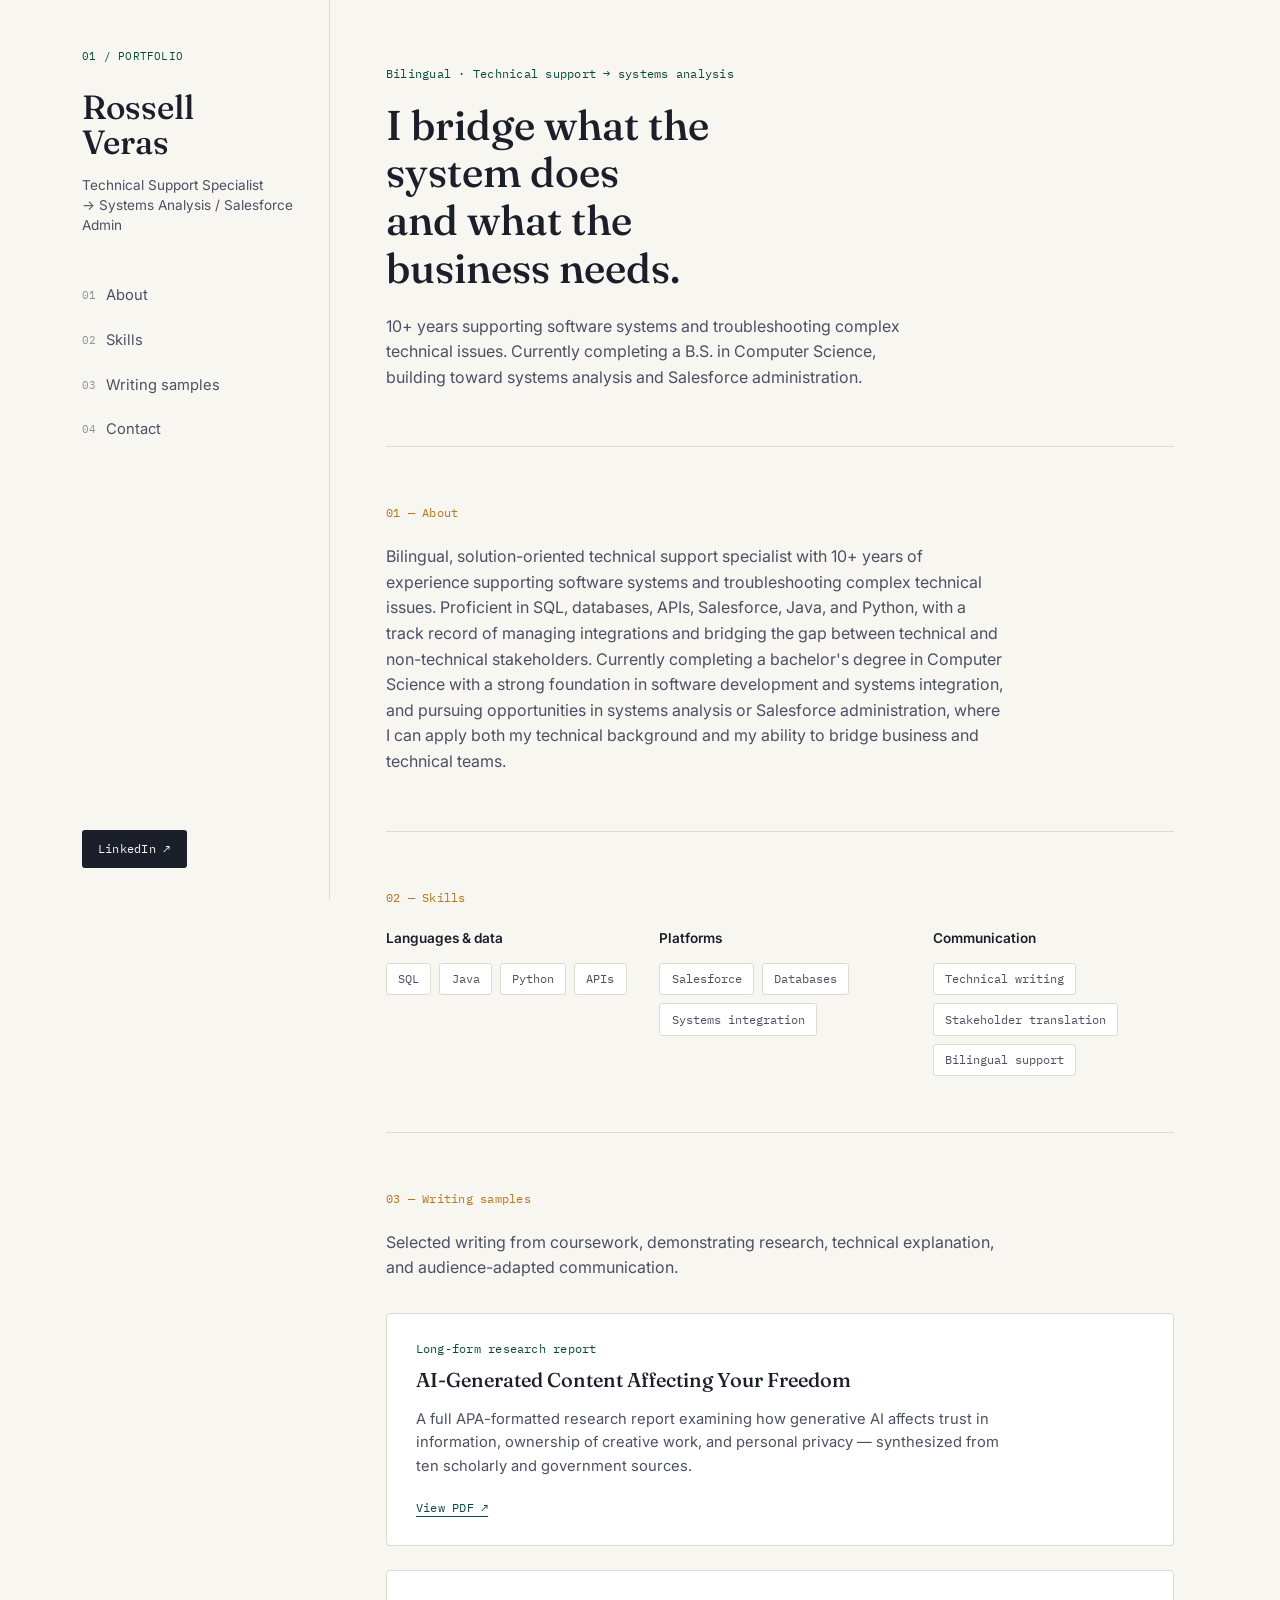
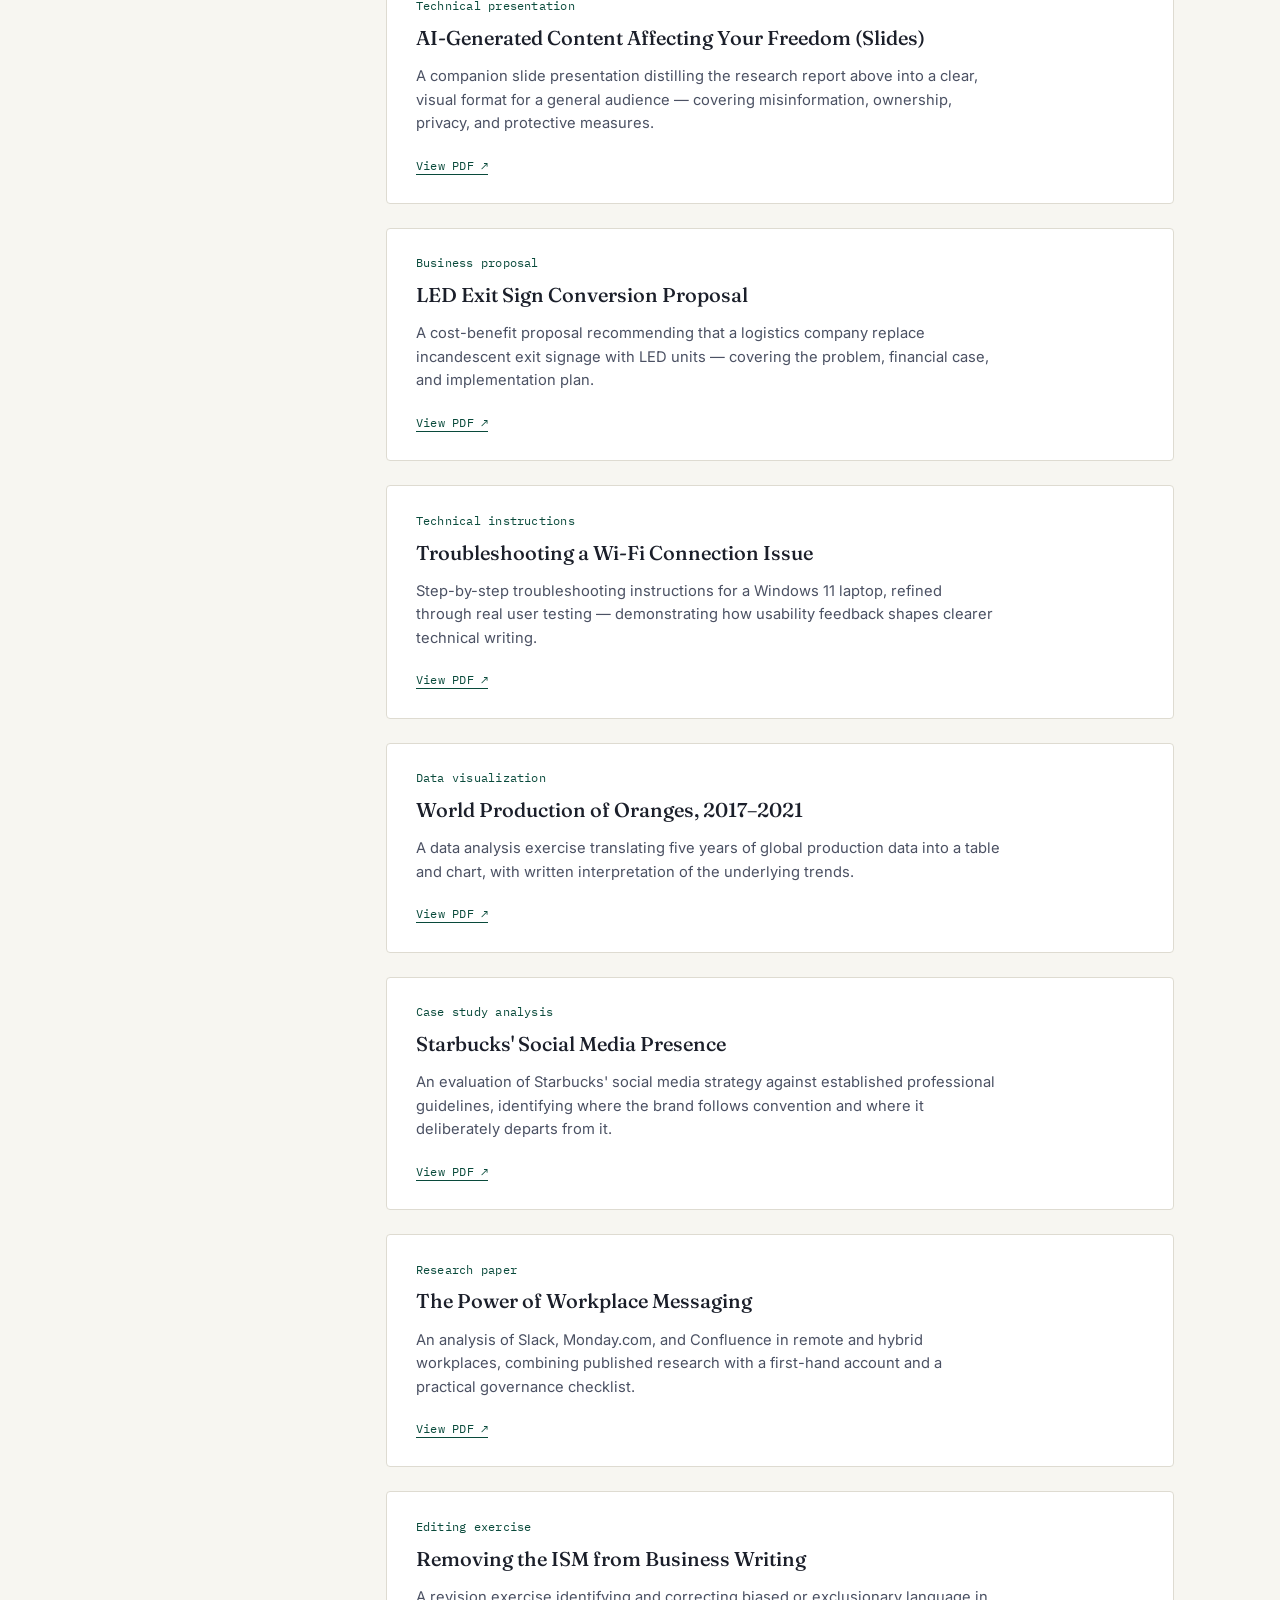
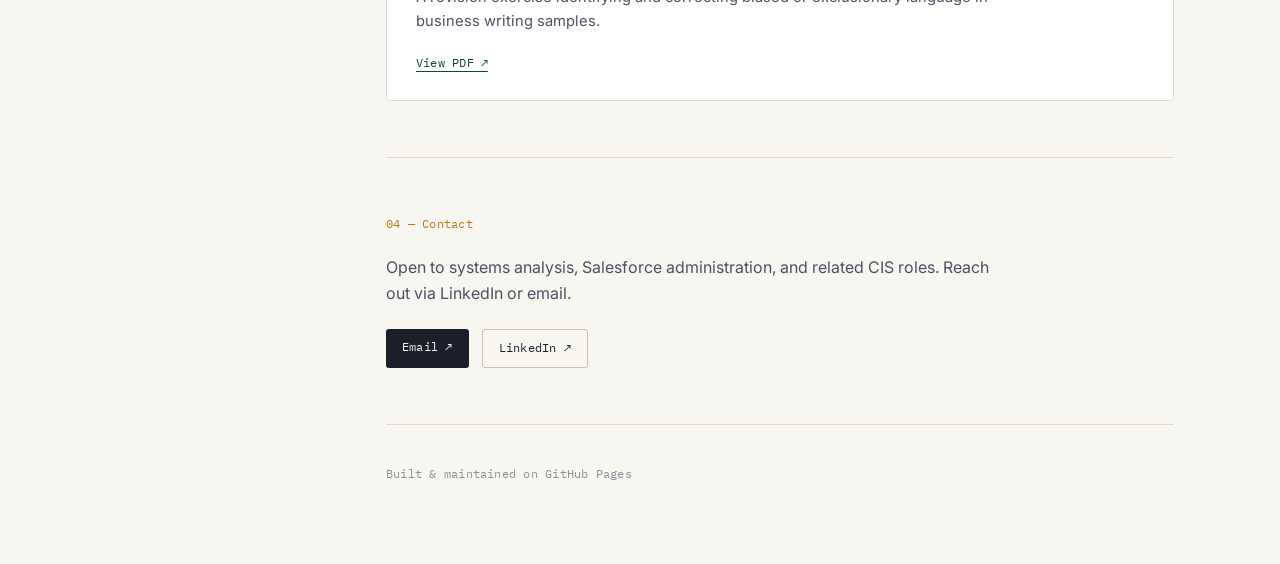
<file: index.html>
<!DOCTYPE html>
<html lang="en">
<head>
<meta charset="UTF-8">
<meta name="viewport" content="width=device-width, initial-scale=1.0">
<title>Rossell Veras — Technical Writing &amp; Systems Portfolio</title>
<meta name="description" content="Technical writing and systems analysis portfolio of Rossell Veras.">
<link rel="preconnect" href="https://fonts.googleapis.com">
<link rel="preconnect" href="https://fonts.gstatic.com" crossorigin>
<link href="https://fonts.googleapis.com/css2?family=Fraunces:opsz,wght@9..144,400;9..144,500;9..144,600&family=Inter:wght@400;500;600&family=IBM+Plex+Mono:wght@400;500&display=swap" rel="stylesheet">
<link rel="stylesheet" href="styles.css">
</head>
<body>

<div class="frame">

  <aside class="sidebar">
    <div class="sidebar-top">
      <p class="mono tag">01 / PORTFOLIO</p>
      <h1 class="name">Rossell<br>Veras</h1>
      <p class="role">Technical Support Specialist<br>→ Systems Analysis / Salesforce Admin</p>
    </div>

    <nav class="sidebar-nav">
      <a href="#about"><span class="mono num">01</span>About</a>
      <a href="#skills"><span class="mono num">02</span>Skills</a>
      <a href="#writing"><span class="mono num">03</span>Writing samples</a>
      <a href="#contact"><span class="mono num">04</span>Contact</a>
    </nav>

    <div class="sidebar-bottom">
      <a class="mono pill" href="https://www.linkedin.com/in/rossell-veras" target="_blank" rel="noopener">LinkedIn ↗</a>
    </div>
  </aside>

  <main class="content">

    <section class="hero">
      <p class="mono eyebrow">Bilingual · Technical support → systems analysis</p>
      <h2 class="hero-line">I bridge what the system does<br>and what the business needs.</h2>
      <p class="hero-sub">10+ years supporting software systems and troubleshooting complex technical issues. Currently completing a B.S. in Computer Science, building toward systems analysis and Salesforce administration.</p>
    </section>

    <section id="about" class="block">
      <p class="mono section-label">01 — About</p>
      <p class="body-text">
        Bilingual, solution-oriented technical support specialist with 10+ years of experience supporting software systems and troubleshooting complex technical issues. Proficient in SQL, databases, APIs, Salesforce, Java, and Python, with a track record of managing integrations and bridging the gap between technical and non-technical stakeholders. Currently completing a bachelor's degree in Computer Science with a strong foundation in software development and systems integration, and pursuing opportunities in systems analysis or Salesforce administration, where I can apply both my technical background and my ability to bridge business and technical teams.
      </p>
    </section>

    <section id="skills" class="block">
      <p class="mono section-label">02 — Skills</p>
      <div class="skills-grid">
        <div class="skill-group">
          <p class="skill-group-title">Languages &amp; data</p>
          <div class="chips">
            <span class="chip">SQL</span>
            <span class="chip">Java</span>
            <span class="chip">Python</span>
            <span class="chip">APIs</span>
          </div>
        </div>
        <div class="skill-group">
          <p class="skill-group-title">Platforms</p>
          <div class="chips">
            <span class="chip">Salesforce</span>
            <span class="chip">Databases</span>
            <span class="chip">Systems integration</span>
          </div>
        </div>
        <div class="skill-group">
          <p class="skill-group-title">Communication</p>
          <div class="chips">
            <span class="chip">Technical writing</span>
            <span class="chip">Stakeholder translation</span>
            <span class="chip">Bilingual support</span>
          </div>
        </div>
      </div>
    </section>

    <section id="writing" class="block">
      <p class="mono section-label">03 — Writing samples</p>
      <p class="body-text intro">
        Selected writing from coursework, demonstrating research, technical explanation, and audience-adapted communication.
      </p>

      <div class="sample-list">

        <article class="sample">
          <div class="sample-meta">
            <p class="mono sample-tag">Long-form research report</p>
            <h3 class="sample-title">AI-Generated Content Affecting Your Freedom</h3>
          </div>
          <p class="sample-desc">
            A full APA-formatted research report examining how generative AI affects trust in information, ownership of creative work, and personal privacy — synthesized from ten scholarly and government sources.
          </p>
          <a class="mono sample-link" href="writing-samples/AI-Generated-Content-Research-Report.pdf" target="_blank">View PDF ↗</a>
        </article>

        <article class="sample">
          <div class="sample-meta">
            <p class="mono sample-tag">Technical presentation</p>
            <h3 class="sample-title">AI-Generated Content Affecting Your Freedom (Slides)</h3>
          </div>
          <p class="sample-desc">
            A companion slide presentation distilling the research report above into a clear, visual format for a general audience — covering misinformation, ownership, privacy, and protective measures.
          </p>
          <a class="mono sample-link" href="writing-samples/AI-Generated-Content-Presentation.pdf" target="_blank">View PDF ↗</a>
        </article>

        <article class="sample">
          <div class="sample-meta">
            <p class="mono sample-tag">Business proposal</p>
            <h3 class="sample-title">LED Exit Sign Conversion Proposal</h3>
          </div>
          <p class="sample-desc">
            A cost-benefit proposal recommending that a logistics company replace incandescent exit signage with LED units — covering the problem, financial case, and implementation plan.
          </p>
          <a class="mono sample-link" href="writing-samples/LED-Exit-Sign-Proposal.pdf" target="_blank">View PDF ↗</a>
        </article>

        <article class="sample">
          <div class="sample-meta">
            <p class="mono sample-tag">Technical instructions</p>
            <h3 class="sample-title">Troubleshooting a Wi-Fi Connection Issue</h3>
          </div>
          <p class="sample-desc">
            Step-by-step troubleshooting instructions for a Windows 11 laptop, refined through real user testing — demonstrating how usability feedback shapes clearer technical writing.
          </p>
          <a class="mono sample-link" href="writing-samples/WiFi-Troubleshooting-Instructions.pdf" target="_blank">View PDF ↗</a>
        </article>

        <article class="sample">
          <div class="sample-meta">
            <p class="mono sample-tag">Data visualization</p>
            <h3 class="sample-title">World Production of Oranges, 2017–2021</h3>
          </div>
          <p class="sample-desc">
            A data analysis exercise translating five years of global production data into a table and chart, with written interpretation of the underlying trends.
          </p>
          <a class="mono sample-link" href="writing-samples/World-Orange-Production-Data-Visualization.pdf" target="_blank">View PDF ↗</a>
        </article>

        <article class="sample">
          <div class="sample-meta">
            <p class="mono sample-tag">Case study analysis</p>
            <h3 class="sample-title">Starbucks' Social Media Presence</h3>
          </div>
          <p class="sample-desc">
            An evaluation of Starbucks' social media strategy against established professional guidelines, identifying where the brand follows convention and where it deliberately departs from it.
          </p>
          <a class="mono sample-link" href="writing-samples/Starbucks-Social-Media-Evaluation.pdf" target="_blank">View PDF ↗</a>
        </article>

        <article class="sample">
          <div class="sample-meta">
            <p class="mono sample-tag">Research paper</p>
            <h3 class="sample-title">The Power of Workplace Messaging</h3>
          </div>
          <p class="sample-desc">
            An analysis of Slack, Monday.com, and Confluence in remote and hybrid workplaces, combining published research with a first-hand account and a practical governance checklist.
          </p>
          <a class="mono sample-link" href="writing-samples/Workplace-Messaging-Collaboration-Tools.pdf" target="_blank">View PDF ↗</a>
        </article>

        <article class="sample">
          <div class="sample-meta">
            <p class="mono sample-tag">Editing exercise</p>
            <h3 class="sample-title">Removing the ISM from Business Writing</h3>
          </div>
          <p class="sample-desc">
            A revision exercise identifying and correcting biased or exclusionary language in business writing samples.
          </p>
          <a class="mono sample-link" href="writing-samples/Removing-the-ISM-Exercise.pdf" target="_blank">View PDF ↗</a>
        </article>

      </div>
    </section>

    <section id="contact" class="block block-last">
      <p class="mono section-label">04 — Contact</p>
      <p class="body-text">
        Open to systems analysis, Salesforce administration, and related CIS roles. Reach out via LinkedIn or email.
      </p>
      <div class="resume-actions">
        <a class="mono pill" href="mailto:youremail@example.com">Email ↗</a>
        <a class="mono pill pill-outline" href="https://www.linkedin.com/in/rossell-veras" target="_blank" rel="noopener">LinkedIn ↗</a>
      </div>
    </section>

    <footer class="footer">
      <p class="mono">Built &amp; maintained on GitHub Pages</p>
    </footer>

  </main>
</div>

</body>
</html>
</file>
<file: styles.css>
:root {
  --paper: #F7F6F1;
  --paper-raised: #FFFFFF;
  --ink: #1B1F2A;
  --ink-soft: #4B5163;
  --ink-mute: #8A8F9C;
  --teal: #0F6E56;
  --teal-deep: #094A3B;
  --amber: #BA7517;
  --line: #DEDBD1;
  --line-strong: #C7C3B6;
  --font-display: 'Fraunces', serif;
  --font-body: 'Inter', -apple-system, sans-serif;
  --font-mono: 'IBM Plex Mono', monospace;
}

* { box-sizing: border-box; }

html { scroll-behavior: smooth; }

body {
  margin: 0;
  background: var(--paper);
  color: var(--ink);
  font-family: var(--font-body);
  line-height: 1.6;
  -webkit-font-smoothing: antialiased;
}

.mono { font-family: var(--font-mono); letter-spacing: 0.02em; }

.frame {
  display: grid;
  grid-template-columns: 280px 1fr;
  max-width: 1180px;
  margin: 0 auto;
  min-height: 100vh;
}

/* Sidebar */
.sidebar {
  position: sticky;
  top: 0;
  height: 100vh;
  padding: 3rem 2rem 2rem;
  display: flex;
  flex-direction: column;
  justify-content: space-between;
  border-right: 1px solid var(--line);
}

.tag {
  font-size: 11px;
  color: var(--teal-deep);
  margin: 0 0 1.5rem;
}

.name {
  font-family: var(--font-display);
  font-weight: 500;
  font-size: 2.1rem;
  line-height: 1.05;
  margin: 0 0 0.9rem;
  color: var(--ink);
}

.role {
  font-size: 0.85rem;
  color: var(--ink-soft);
  margin: 0;
  line-height: 1.5;
}

.sidebar-nav {
  display: flex;
  flex-direction: column;
  gap: 0.15rem;
  margin: 2.5rem 0;
}

.sidebar-nav a {
  display: flex;
  align-items: center;
  gap: 0.6rem;
  padding: 0.55rem 0;
  color: var(--ink-soft);
  text-decoration: none;
  font-size: 0.92rem;
  border-bottom: 1px solid transparent;
  transition: color 0.15s ease, border-color 0.15s ease;
}

.sidebar-nav a:hover {
  color: var(--teal-deep);
  border-color: var(--line-strong);
}

.sidebar-nav .num {
  font-size: 11px;
  color: var(--ink-mute);
}

.sidebar-bottom { margin-top: auto; }

.pill {
  display: inline-block;
  font-size: 0.78rem;
  padding: 0.55rem 1rem;
  background: var(--ink);
  color: var(--paper);
  text-decoration: none;
  border-radius: 3px;
  transition: background 0.15s ease;
}

.pill:hover { background: var(--teal-deep); }

.pill-outline {
  background: transparent;
  color: var(--ink);
  border: 1px solid var(--line-strong);
}

.pill-outline:hover {
  background: var(--paper-raised);
  border-color: var(--ink);
}

/* Main content */
.content {
  padding: 4rem 3.5rem 5rem;
}

.hero {
  padding-bottom: 3.5rem;
  border-bottom: 1px solid var(--line);
  margin-bottom: 3.5rem;
}

.eyebrow {
  font-size: 0.78rem;
  color: var(--teal-deep);
  margin: 0 0 1.1rem;
}

.hero-line {
  font-family: var(--font-display);
  font-weight: 500;
  font-size: 2.6rem;
  line-height: 1.15;
  margin: 0 0 1.3rem;
  max-width: 15ch;
  color: var(--ink);
}

.hero-sub {
  font-size: 1rem;
  color: var(--ink-soft);
  max-width: 52ch;
  margin: 0;
}

.block {
  padding-bottom: 3.5rem;
  margin-bottom: 3.5rem;
  border-bottom: 1px solid var(--line);
  scroll-margin-top: 2rem;
}

.block-last { border-bottom: none; margin-bottom: 0; }

.section-label {
  font-size: 0.78rem;
  color: var(--amber);
  margin: 0 0 1.3rem;
}

.body-text {
  font-size: 1rem;
  color: var(--ink-soft);
  max-width: 62ch;
  margin: 0;
}

.body-text.intro { margin-bottom: 2rem; }

/* Skills */
.skills-grid {
  display: grid;
  grid-template-columns: repeat(3, 1fr);
  gap: 2rem;
}

.skill-group-title {
  font-size: 0.85rem;
  color: var(--ink);
  font-weight: 600;
  margin: 0 0 0.8rem;
}

.chips { display: flex; flex-wrap: wrap; gap: 0.5rem; }

.chip {
  font-family: var(--font-mono);
  font-size: 0.75rem;
  padding: 0.35rem 0.7rem;
  background: var(--paper-raised);
  border: 1px solid var(--line);
  border-radius: 3px;
  color: var(--ink-soft);
}

/* Writing samples */
.sample-list {
  display: flex;
  flex-direction: column;
  gap: 1.5rem;
}

.sample {
  background: var(--paper-raised);
  border: 1px solid var(--line);
  border-radius: 4px;
  padding: 1.6rem 1.8rem;
}

.sample-placeholder {
  border-style: dashed;
  background: transparent;
}

.sample-tag {
  font-size: 0.72rem;
  color: var(--teal-deep);
  margin: 0 0 0.4rem;
}

.sample-title {
  font-family: var(--font-display);
  font-weight: 500;
  font-size: 1.25rem;
  margin: 0 0 0.7rem;
  color: var(--ink);
}

.sample-desc {
  font-size: 0.92rem;
  color: var(--ink-soft);
  margin: 0 0 1rem;
  max-width: 65ch;
}

.sample-link {
  font-size: 0.78rem;
  color: var(--teal-deep);
  text-decoration: none;
  border-bottom: 1px solid var(--teal-deep);
  padding-bottom: 1px;
}

.sample-link:hover { color: var(--amber); border-color: var(--amber); }

.resume-actions { display: flex; gap: 0.8rem; margin-top: 1.4rem; }

.footer {
  padding-top: 2.5rem;
  border-top: 1px solid var(--line);
}

.footer p {
  font-size: 0.72rem;
  color: var(--ink-mute);
  margin: 0;
}

/* Responsive */
@media (max-width: 860px) {
  .frame { grid-template-columns: 1fr; }
  .sidebar {
    position: relative;
    height: auto;
    border-right: none;
    border-bottom: 1px solid var(--line);
  }
  .content { padding: 2.5rem 1.5rem 3.5rem; }
  .hero-line { font-size: 2rem; }
  .skills-grid { grid-template-columns: 1fr; gap: 1.5rem; }
}
</file>
